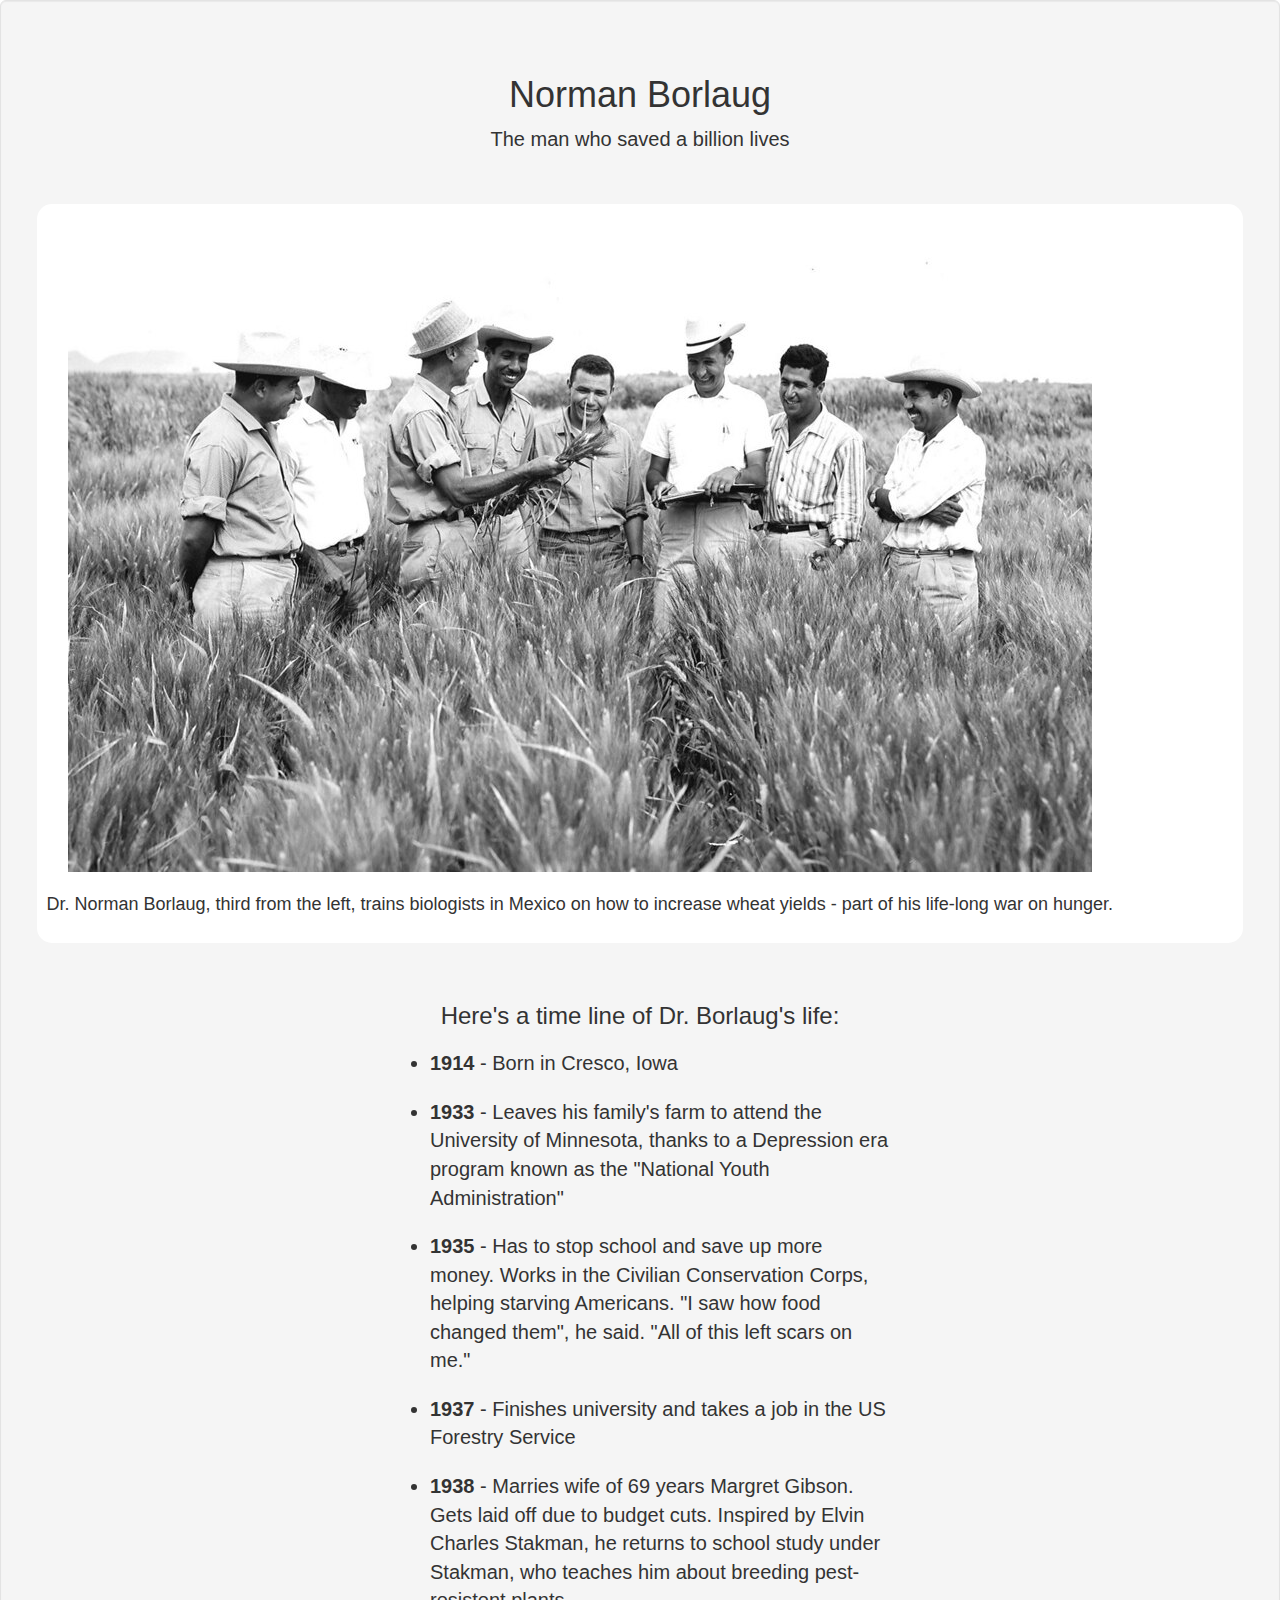
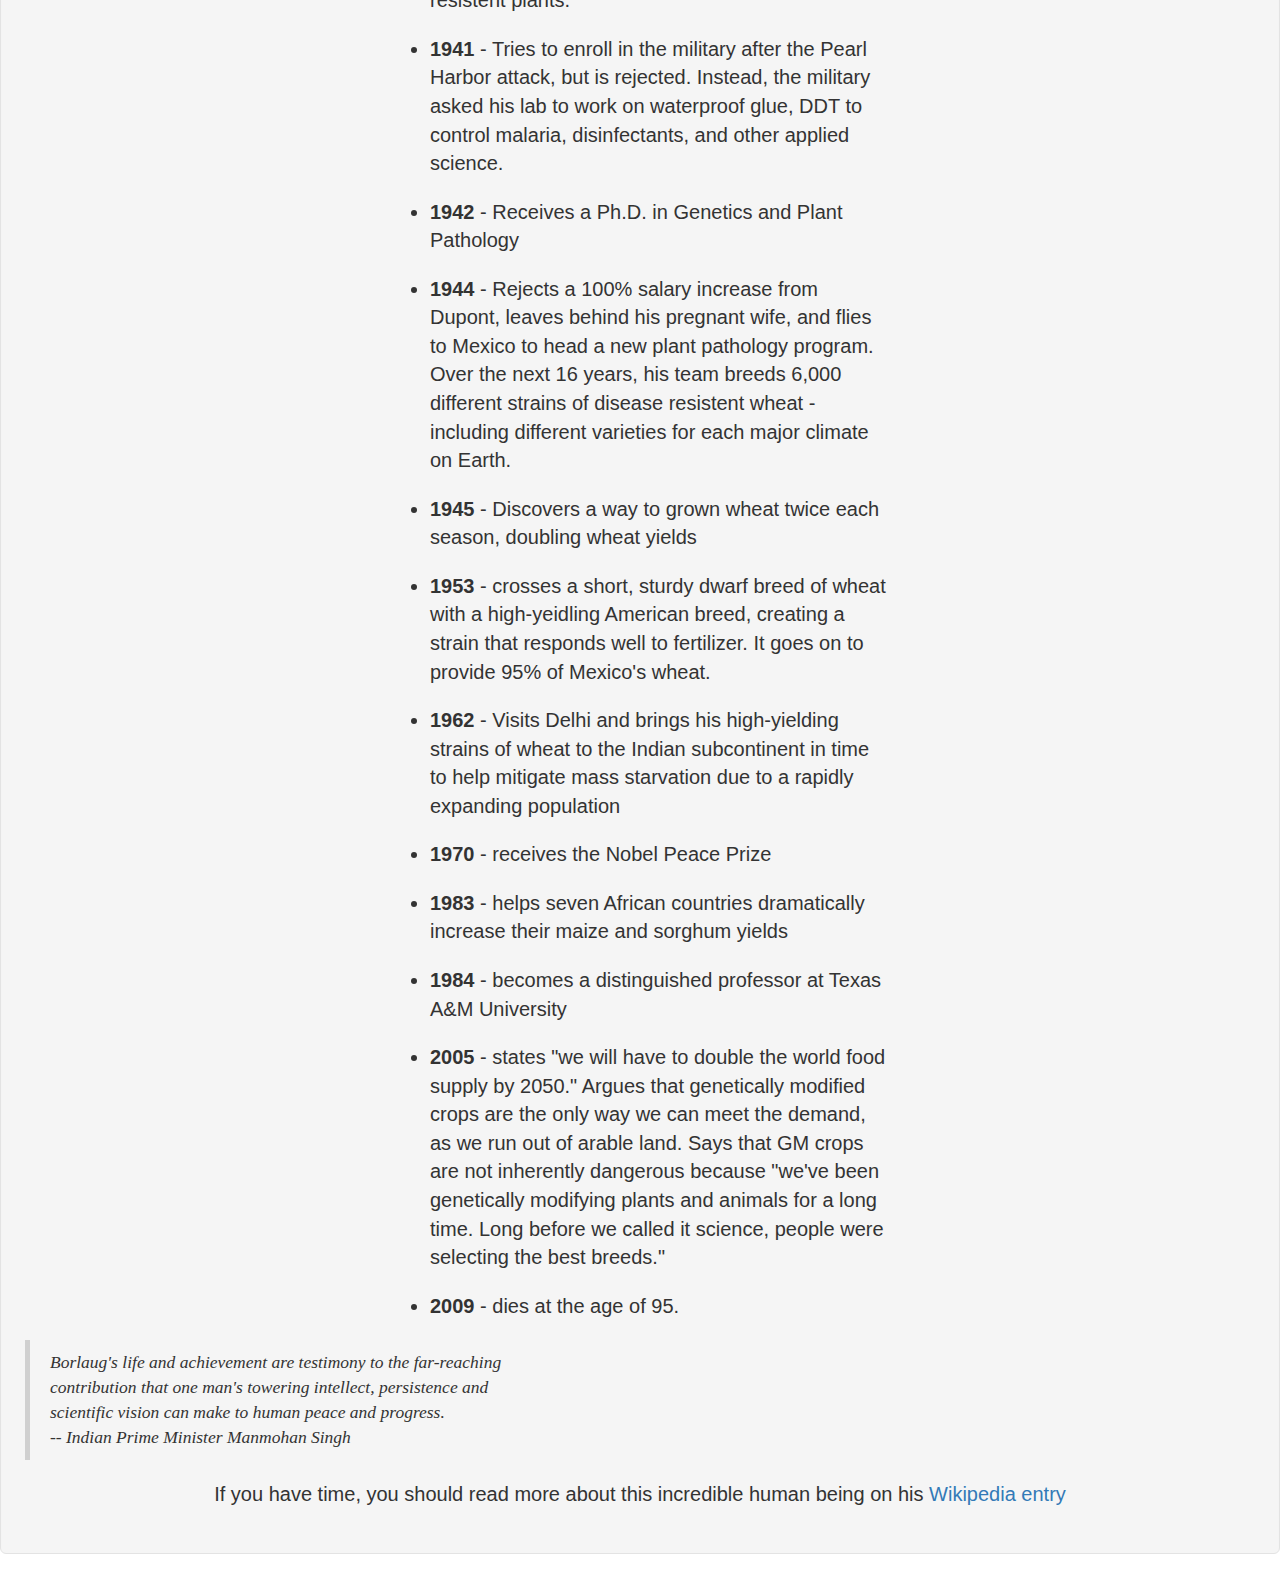
<file: index.html>
<!DOCTYPE html>
<html lang="en">
<head>
    <meta charset="UTF-8">
    <meta name="viewport" content="width=device-width, initial-scale=1.0">
    <meta http-equiv="X-UA-Compatible" content="ie=edge">
    <title>Document</title>
    <link rel="stylesheet" type="text/css" href="css/main.css"/>
    <link rel="stylesheet" href="https://stackpath.bootstrapcdn.com/bootstrap/3.4.1/css/bootstrap.min.css">
    <link href="https://fonts.googleapis.com/css?family=Lobster" rel="stylesheet" type="text/css">
</head>
<body>
    <script type="text/javascript" src="https://cdn.freecodecamp.org/testable-projects-fcc/v1/bundle.js"></script>
    <div id="main" class="well well-lg">               
        <div id="title">
        <h1>Norman Borlaug</h1>
        <p>The man who saved a billion lives</p>
        </div>
        <div id="img-div">
                <figure>
        <img id="image" src="images/10613180113_fdf7bcd316_b.jpg" alt="Tenderness">
        <figcaption id="img-caption">
            Dr. Norman Borlaug, third from the left, trains biologists in Mexico on how to increase wheat yields - part of his life-long war on hunger.
        </figcaption>
    </figure>
        </div>
<div id="tribute-info">
<h3>Here's a time line of Dr. Borlaug's life:</h3>
<ul>
    <li><span>1914</span> - Born in Cresco, Iowa</li>
    <li><span>1933</span> - Leaves his family's farm to attend the University of Minnesota, thanks to a Depression era program known as the "National Youth Administration"</li>
    <li><span>1935</span> - Has to stop school and save up more money. Works in the Civilian Conservation Corps, helping starving Americans. "I saw how food changed them", he said. "All of this left scars on me."</li>
    <li><span>1937</span> - Finishes university and takes a job in the US Forestry Service</li>
    <li><span>1938</span> - Marries wife of 69 years Margret Gibson. Gets laid off due to budget cuts. Inspired by Elvin Charles Stakman, he returns to school study under Stakman, who teaches him about breeding pest-resistent plants.</li>
    <li><span>1941</span> - Tries to enroll in the military after the Pearl Harbor attack, but is rejected. Instead, the military asked his lab to work on waterproof glue, DDT to control malaria, disinfectants, and other applied science.</li>
    <li><span>1942</span> - Receives a Ph.D. in Genetics and Plant Pathology</li>
    <li><span>1944</span> - Rejects a 100% salary increase from Dupont, leaves behind his pregnant wife, and flies to Mexico to head a new plant pathology program. Over the next 16 years, his team breeds 6,000 different strains of disease resistent wheat - including different varieties for each major climate on Earth.</li>
    <li><span>1945</span> - Discovers a way to grown wheat twice each season, doubling wheat yields</li>
    <li><span>1953</span> - crosses a short, sturdy dwarf breed of wheat with a high-yeidling American breed, creating a strain that responds well to fertilizer. It goes on to provide 95% of Mexico's wheat.</li>
    <li><span>1962</span> - Visits Delhi and brings his high-yielding strains of wheat to the Indian subcontinent in time to help mitigate mass starvation due to a rapidly expanding population</li>
    <li><span>1970</span> - receives the Nobel Peace Prize</li>
    <li><span>1983</span> - helps seven African countries dramatically increase their maize and sorghum yields</li>
    <li><span>1984</span> - becomes a distinguished professor at Texas A&M University</li>
    <li><span>2005</span> - states "we will have to double the world food supply by 2050." Argues that genetically modified crops are the only way we can meet the demand, as we run out of arable land. Says that GM crops are not inherently dangerous because "we've been genetically modifying plants and animals for a long time. Long before we called it science, people were selecting the best breeds."</li>
    <li><span>2009</span> - dies at the age of 95.</li>
</ul> 
<i><p1><blockquote>Borlaug's life and achievement are testimony to the far-reaching contribution that one man's towering intellect, persistence and scientific vision can make to human peace and progress. <br>-- Indian Prime Minister Manmohan Singh</blockquote></p1></i>
       
<footer><p>If you have time, you should read more about this incredible human being on his <a id="tribute-link" href="https://en.wikipedia.org/wiki/Norman_Borlaug"target="_blank">Wikipedia entry</a></p></footer>
    
    </div>
</div>
</body>
</html>
</file>
<file: css/main.css>
h1, h3 {
  text-align: center;
}

    h1 {
    font-family: "Vegan Style", "Source Sans Pro", sans-serif;
    font-size: 40px;
    }

#img-div {
  background-color: white;
  border-radius: 15px;
  margin: 40px auto 60px auto;
  width: 98%;
}
figure {
  margin: auto;
  padding: 5px;
  width: 90%;
}
#image {
  display: block;
  margin: 40px auto 20px auto;
  max-width: 100%;
}
figcaption {
  font-family: "Source Sans Pro", sans-serif;
  font-size: 18px;
  margin-bottom: 20px;
  text-align: center;
}
#tribute-info span {
	font-weight: 700;
}

#tribute-info h3 span {
    color:black;
}

.well-lg {
    background-color: #edd1ff;
    border-radius: 10px;
}


.well-sm {
  margin: auto;
  background-color: white;
  margin-left: auto;
  margin-right: auto;
}

ul {
  margin: auto;
  max-width: 500px;
  margin-bottom: 50px;
}


#tribute-info {
  margin-bottom: 20px;
}
.link-text {
  font-family: "Source Sans Pro", sans-serif;
  font-size: 30px;
  margin: 0 auto 10px auto;
  text-align: center;
  width: 80%;
}


h3 {
  font-family: "Merriweather", serif;
  font-size: 25px;
  margin: 0 auto 10px auto;
  width: 80%;
}
p {
  font-family: "Source Sans Pro", sans-serif;
  font-size: 20px;
  text-align: center;
  margin: 50px;
}

<!--lol-->
footer {
  
  margin-bottom: 50px;
}

p1 {
  font-family: "Vegan Style", Source Sans Pro;
  font-size: 20px;
  text-align: left;
}

blockquote {
  margin: auto;
  max-width: 500px;
}


li {
  font-family: "Source Sans Pro", sans-serif;
  font-size: 20px;
  margin: 20px 0;
}
.link-text {
  font-family: "Source Sans Pro", sans-serif;
  font-size: 30px;
  margin: 0 auto 10px auto;
  text-align: center;
  width: 80%;
}
#tribute-link {
  text-decoration: none;
}
#title {
  padding: 1px;
  padding-top: 30px;
}
</file>
